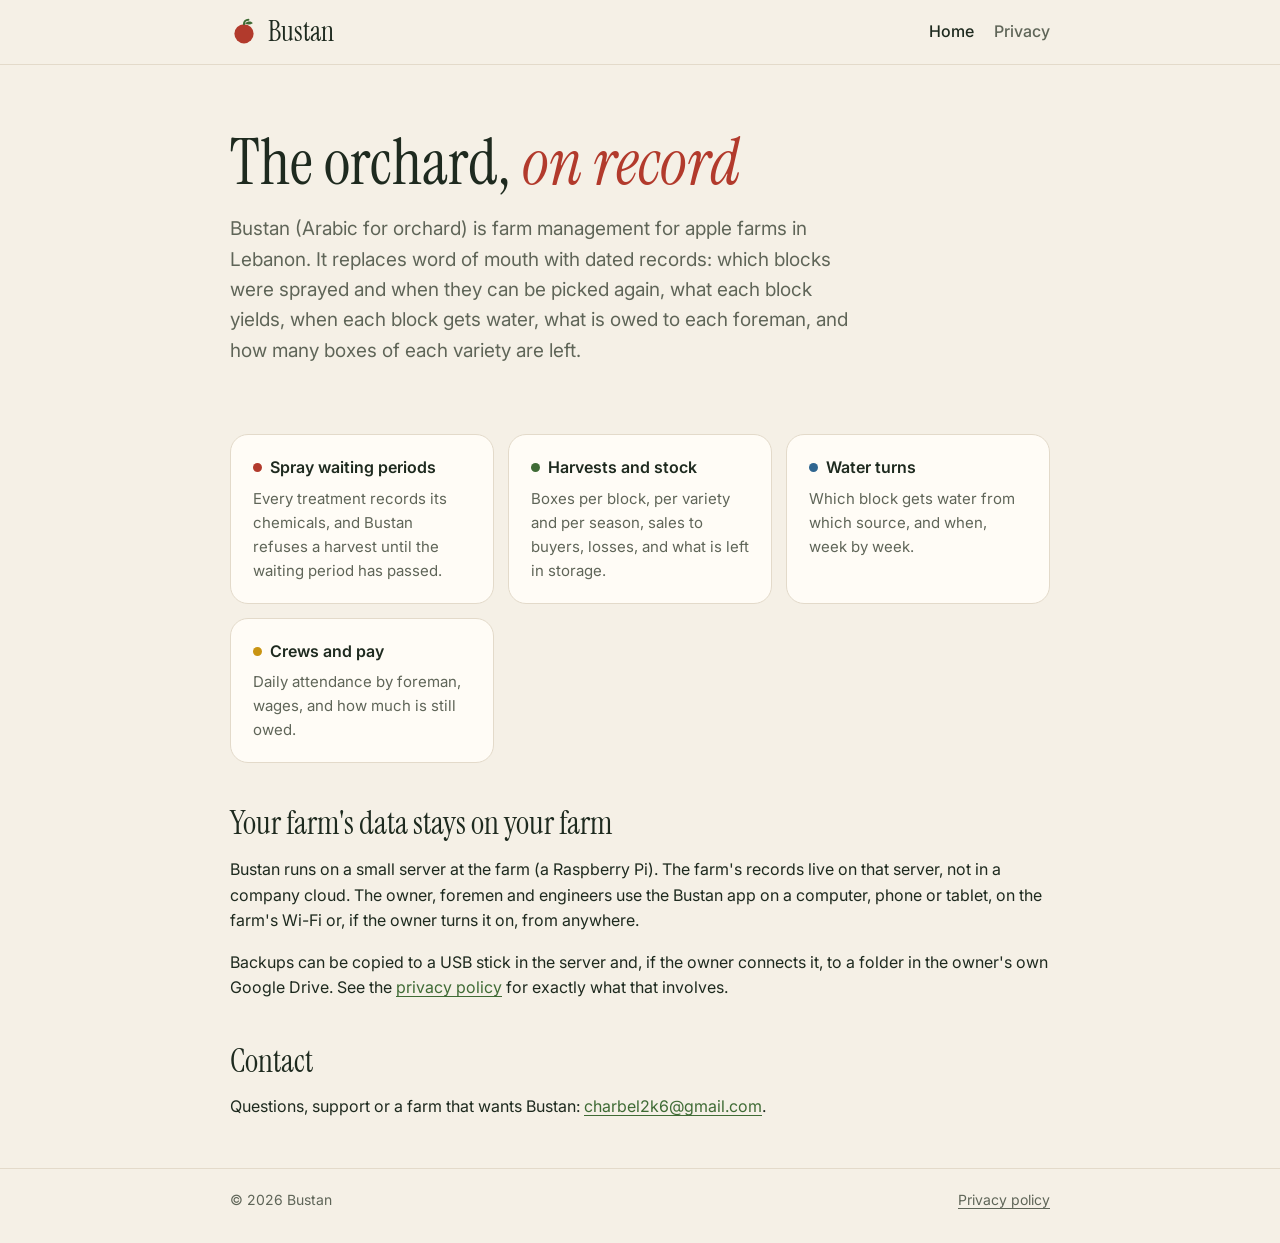
<file: index.html>
<!doctype html>
<html lang="en">
<head>
<meta charset="utf-8">
<meta name="viewport" content="width=device-width, initial-scale=1">
<title>Bustan · Apple farm records</title>
<meta name="description" content="Bustan replaces word of mouth on apple farms with dated records: sprays and waiting periods, harvests, water turns, crews and stock.">
<link rel="stylesheet" href="style.css">
<link rel="icon" href="data:image/svg+xml,%3Csvg xmlns='http://www.w3.org/2000/svg' viewBox='0 0 32 32'%3E%3Ccircle cx='16' cy='18' r='11' fill='%23B23A2C'/%3E%3Cpath d='M16 7c0-3 2-5 5-5' stroke='%233F6B35' stroke-width='2' fill='none'/%3E%3C/svg%3E">
</head>
<body>
<header>
  <div class="wrap">
    <a class="logo" href="./" aria-label="Bustan home">
      <svg viewBox="0 0 32 32" aria-hidden="true"><circle cx="16" cy="18" r="11" fill="#B23A2C"/><path d="M16 7c0-3 2-5 5-5" stroke="#3F6B35" stroke-width="2.4" fill="none" stroke-linecap="round"/><path d="M17 6c4-3 8-2 9 0-3 2-6 2-9 0z" fill="#3F6B35"/></svg>
      Bustan
    </a>
    <nav><a href="./" aria-current="page">Home</a><a href="privacy.html">Privacy</a></nav>
  </div>
</header>

<main class="wrap">
  <section class="hero">
    <h1>The orchard, <em>on record</em></h1>
    <p class="lead">Bustan (Arabic for orchard) is farm management for apple farms in Lebanon. It replaces word of mouth with dated records: which blocks were sprayed and when they can be picked again, what each block yields, when each block gets water, what is owed to each foreman, and how many boxes of each variety are left.</p>
  </section>

  <section class="cards" aria-label="What Bustan does">
    <div class="card"><h3><span class="dot" style="background:var(--red)"></span>Spray waiting periods</h3><p>Every treatment records its chemicals, and Bustan refuses a harvest until the waiting period has passed.</p></div>
    <div class="card"><h3><span class="dot" style="background:var(--leaf)"></span>Harvests and stock</h3><p>Boxes per block, per variety and per season, sales to buyers, losses, and what is left in storage.</p></div>
    <div class="card"><h3><span class="dot" style="background:var(--water)"></span>Water turns</h3><p>Which block gets water from which source, and when, week by week.</p></div>
    <div class="card"><h3><span class="dot" style="background:#C99412"></span>Crews and pay</h3><p>Daily attendance by foreman, wages, and how much is still owed.</p></div>
  </section>

  <h2>Your farm's data stays on your farm</h2>
  <p>Bustan runs on a small server at the farm (a Raspberry Pi). The farm's records live on that server, not in a company cloud. The owner, foremen and engineers use the Bustan app on a computer, phone or tablet, on the farm's Wi-Fi or, if the owner turns it on, from anywhere.</p>
  <p>Backups can be copied to a USB stick in the server and, if the owner connects it, to a folder in the owner's own Google Drive. See the <a href="privacy.html">privacy policy</a> for exactly what that involves.</p>

  <h2>Contact</h2>
  <p>Questions, support or a farm that wants Bustan: <a href="mailto:charbel2k6@gmail.com">charbel2k6@gmail.com</a>.</p>
</main>

<footer>
  <div class="wrap"><span>© 2026 Bustan</span><span><a href="privacy.html">Privacy policy</a></span></div>
</footer>
</body>
</html>
</file>
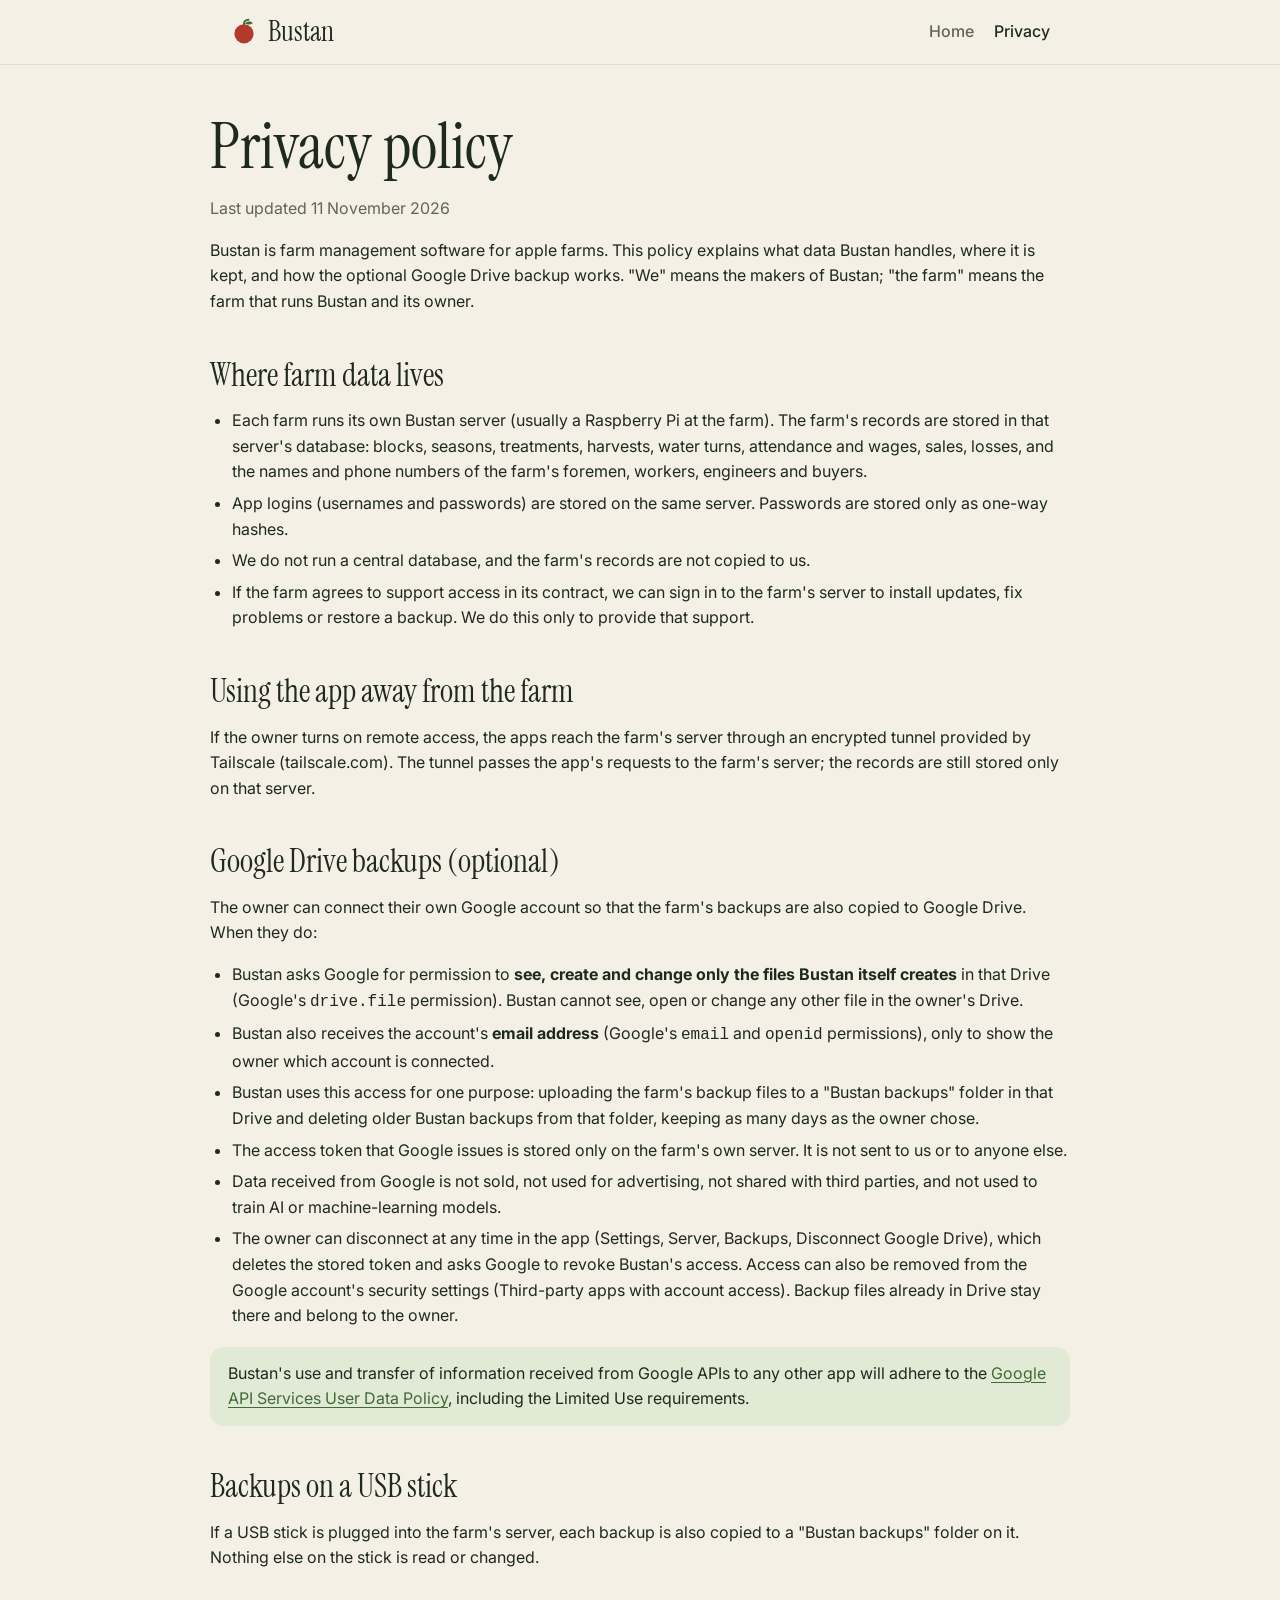
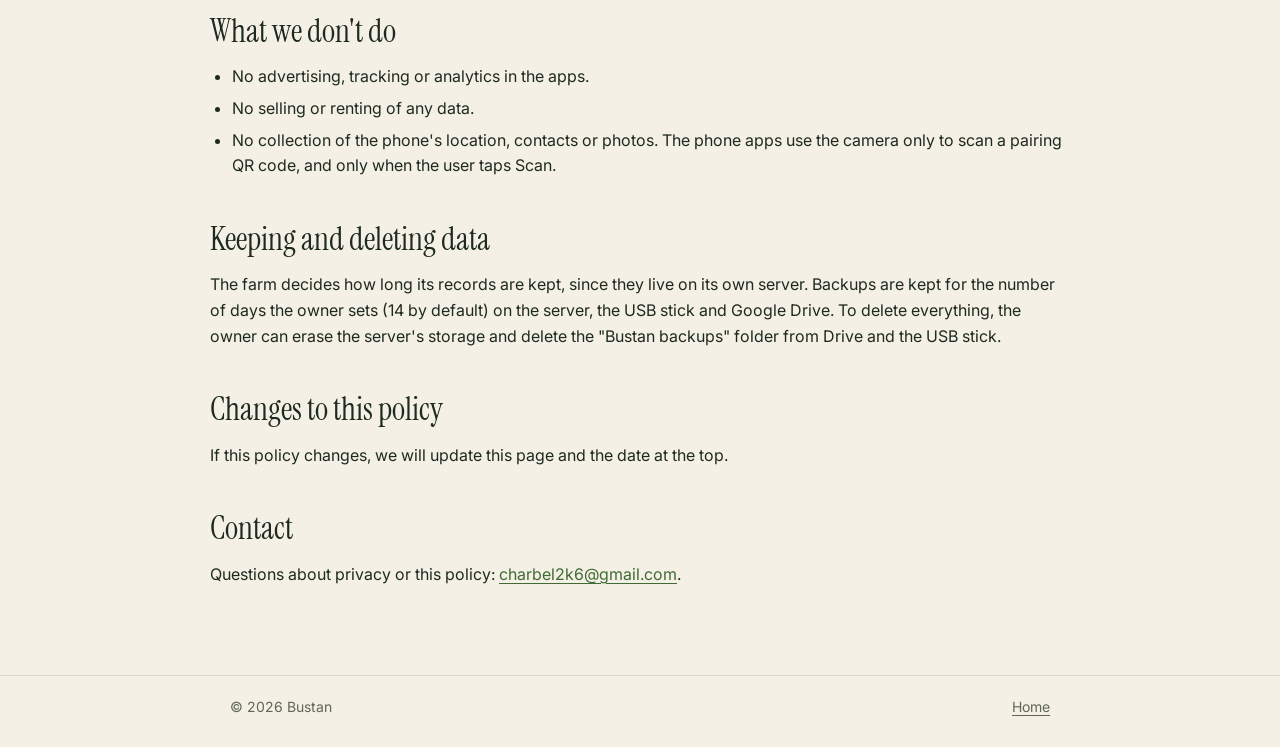
<file: privacy.html>
<!doctype html>
<html lang="en">
<head>
<meta charset="utf-8">
<meta name="viewport" content="width=device-width, initial-scale=1">
<title>Bustan · Privacy policy</title>
<meta name="description" content="How Bustan handles farm data and the Google Drive backup connection.">
<link rel="stylesheet" href="style.css">
<link rel="icon" href="data:image/svg+xml,%3Csvg xmlns='http://www.w3.org/2000/svg' viewBox='0 0 32 32'%3E%3Ccircle cx='16' cy='18' r='11' fill='%23B23A2C'/%3E%3Cpath d='M16 7c0-3 2-5 5-5' stroke='%233F6B35' stroke-width='2' fill='none'/%3E%3C/svg%3E">
</head>
<body>
<header>
  <div class="wrap">
    <a class="logo" href="./" aria-label="Bustan home">
      <svg viewBox="0 0 32 32" aria-hidden="true"><circle cx="16" cy="18" r="11" fill="#B23A2C"/><path d="M16 7c0-3 2-5 5-5" stroke="#3F6B35" stroke-width="2.4" fill="none" stroke-linecap="round"/><path d="M17 6c4-3 8-2 9 0-3 2-6 2-9 0z" fill="#3F6B35"/></svg>
      Bustan
    </a>
    <nav><a href="./">Home</a><a href="privacy.html" aria-current="page">Privacy</a></nav>
  </div>
</header>

<main class="wrap doc">
  <h1>Privacy policy</h1>
  <p class="muted">Last updated 11 November 2026</p>

  <p>Bustan is farm management software for apple farms. This policy explains what data Bustan handles, where it is kept, and how the optional Google Drive backup works. "We" means the makers of Bustan; "the farm" means the farm that runs Bustan and its owner.</p>

  <h2>Where farm data lives</h2>
  <ul>
    <li>Each farm runs its own Bustan server (usually a Raspberry Pi at the farm). The farm's records are stored in that server's database: blocks, seasons, treatments, harvests, water turns, attendance and wages, sales, losses, and the names and phone numbers of the farm's foremen, workers, engineers and buyers.</li>
    <li>App logins (usernames and passwords) are stored on the same server. Passwords are stored only as one-way hashes.</li>
    <li>We do not run a central database, and the farm's records are not copied to us.</li>
    <li>If the farm agrees to support access in its contract, we can sign in to the farm's server to install updates, fix problems or restore a backup. We do this only to provide that support.</li>
  </ul>

  <h2>Using the app away from the farm</h2>
  <p>If the owner turns on remote access, the apps reach the farm's server through an encrypted tunnel provided by Tailscale (tailscale.com). The tunnel passes the app's requests to the farm's server; the records are still stored only on that server.</p>

  <h2>Google Drive backups (optional)</h2>
  <p>The owner can connect their own Google account so that the farm's backups are also copied to Google Drive. When they do:</p>
  <ul>
    <li>Bustan asks Google for permission to <strong>see, create and change only the files Bustan itself creates</strong> in that Drive (Google's <code>drive.file</code> permission). Bustan cannot see, open or change any other file in the owner's Drive.</li>
    <li>Bustan also receives the account's <strong>email address</strong> (Google's <code>email</code> and <code>openid</code> permissions), only to show the owner which account is connected.</li>
    <li>Bustan uses this access for one purpose: uploading the farm's backup files to a "Bustan backups" folder in that Drive and deleting older Bustan backups from that folder, keeping as many days as the owner chose.</li>
    <li>The access token that Google issues is stored only on the farm's own server. It is not sent to us or to anyone else.</li>
    <li>Data received from Google is not sold, not used for advertising, not shared with third parties, and not used to train AI or machine-learning models.</li>
    <li>The owner can disconnect at any time in the app (Settings, Server, Backups, Disconnect Google Drive), which deletes the stored token and asks Google to revoke Bustan's access. Access can also be removed from the Google account's security settings (Third-party apps with account access). Backup files already in Drive stay there and belong to the owner.</li>
  </ul>
  <p class="note">Bustan's use and transfer of information received from Google APIs to any other app will adhere to the <a href="https://developers.google.com/terms/api-services-user-data-policy">Google API Services User Data Policy</a>, including the Limited Use requirements.</p>

  <h2>Backups on a USB stick</h2>
  <p>If a USB stick is plugged into the farm's server, each backup is also copied to a "Bustan backups" folder on it. Nothing else on the stick is read or changed.</p>

  <h2>What we don't do</h2>
  <ul>
    <li>No advertising, tracking or analytics in the apps.</li>
    <li>No selling or renting of any data.</li>
    <li>No collection of the phone's location, contacts or photos. The phone apps use the camera only to scan a pairing QR code, and only when the user taps Scan.</li>
  </ul>

  <h2>Keeping and deleting data</h2>
  <p>The farm decides how long its records are kept, since they live on its own server. Backups are kept for the number of days the owner sets (14 by default) on the server, the USB stick and Google Drive. To delete everything, the owner can erase the server's storage and delete the "Bustan backups" folder from Drive and the USB stick.</p>

  <h2>Changes to this policy</h2>
  <p>If this policy changes, we will update this page and the date at the top.</p>

  <h2>Contact</h2>
  <p>Questions about privacy or this policy: <a href="mailto:charbel2k6@gmail.com">charbel2k6@gmail.com</a>.</p>
</main>

<footer>
  <div class="wrap"><span>© 2026 Bustan</span><span><a href="./">Home</a></span></div>
</footer>
</body>
</html>
</file>
<file: style.css>
/* Bustan's public pages: the Terrace look (warm paper, Instrument Serif titles, Inter text). */
@import url("https://fonts.googleapis.com/css2?family=Instrument+Serif:ital@0;1&family=Inter:wght@400;500;600&display=swap");

:root {
  --bg: #F5F0E6; --surface: #FFFCF6; --surface2: #EFE8DA; --line: #E3DACA;
  --ink: #1E2A1F; --muted: #5F6558; --leaf: #3F6B35; --leaf-soft: #E1EAD5;
  --red: #B23A2C; --water: #2F6690;
}
@media (prefers-color-scheme: dark) {
  :root {
    --bg: #10140F; --surface: #181E16; --surface2: #232B20; --line: #2C3529;
    --ink: #ECE6D8; --muted: #A6AB98; --leaf: #8FBF6A; --leaf-soft: #26331F;
    --red: #E46B59; --water: #7FB2DD;
  }
}
* { box-sizing: border-box; }
html { -webkit-text-size-adjust: 100%; }
body {
  margin: 0; background: var(--bg); color: var(--ink);
  font: 400 16px/1.6 Inter, system-ui, -apple-system, "Segoe UI", sans-serif;
}
a { color: var(--leaf); text-underline-offset: 3px; }
.wrap { max-width: 860px; margin: 0 auto; padding: 0 20px; }

header { border-bottom: 1px solid var(--line); }
header .wrap { display: flex; align-items: center; justify-content: space-between; gap: 16px; padding-top: 18px; padding-bottom: 18px; }
.logo { display: flex; align-items: center; gap: 10px; color: var(--ink); text-decoration: none;
        font: 400 28px/1 "Instrument Serif", Georgia, serif; }
.logo svg { width: 28px; height: 28px; }
nav a { color: var(--muted); text-decoration: none; font-weight: 500; margin-left: 20px; }
nav a:hover, nav a[aria-current] { color: var(--ink); }

h1, h2 { font-family: "Instrument Serif", Georgia, serif; font-weight: 400; line-height: 1.05; margin: 0; }
h1 { font-size: clamp(40px, 7vw, 64px); }
h1 em { color: var(--red); }
h2 { font-size: 32px; margin-top: 44px; margin-bottom: 12px; }
h3 { font-size: 16px; font-weight: 600; margin: 24px 0 6px; }
p, li { color: var(--ink); }
.lead { font-size: 19px; color: var(--muted); max-width: 640px; margin: 18px 0 0; }
.muted { color: var(--muted); }

.hero { padding: 64px 0 32px; }
.cards { display: grid; grid-template-columns: repeat(auto-fit, minmax(230px, 1fr)); gap: 14px; margin: 36px 0; }
.card { background: var(--surface); border: 1px solid var(--line); border-radius: 18px; padding: 20px 22px; }
.card h3 { margin-top: 0; }
.card p { margin: 0; color: var(--muted); font-size: 15px; }
.dot { display: inline-block; width: 9px; height: 9px; border-radius: 50%; margin-right: 8px; vertical-align: 1px; }

.doc { padding: 48px 0 24px; }
.doc ul { padding-left: 22px; }
.doc li { margin: 6px 0; }
.note { background: var(--leaf-soft); border-radius: 14px; padding: 14px 18px; margin: 18px 0; }

footer { border-top: 1px solid var(--line); margin-top: 48px; }
footer .wrap { padding-top: 20px; padding-bottom: 32px; color: var(--muted); font-size: 14px;
               display: flex; flex-wrap: wrap; gap: 8px 20px; justify-content: space-between; }
footer a { color: var(--muted); }

@media (max-width: 560px) {
  header .wrap { flex-wrap: wrap; }
  nav a { margin: 0 16px 0 0; }
  .hero { padding-top: 40px; }
}
</file>
